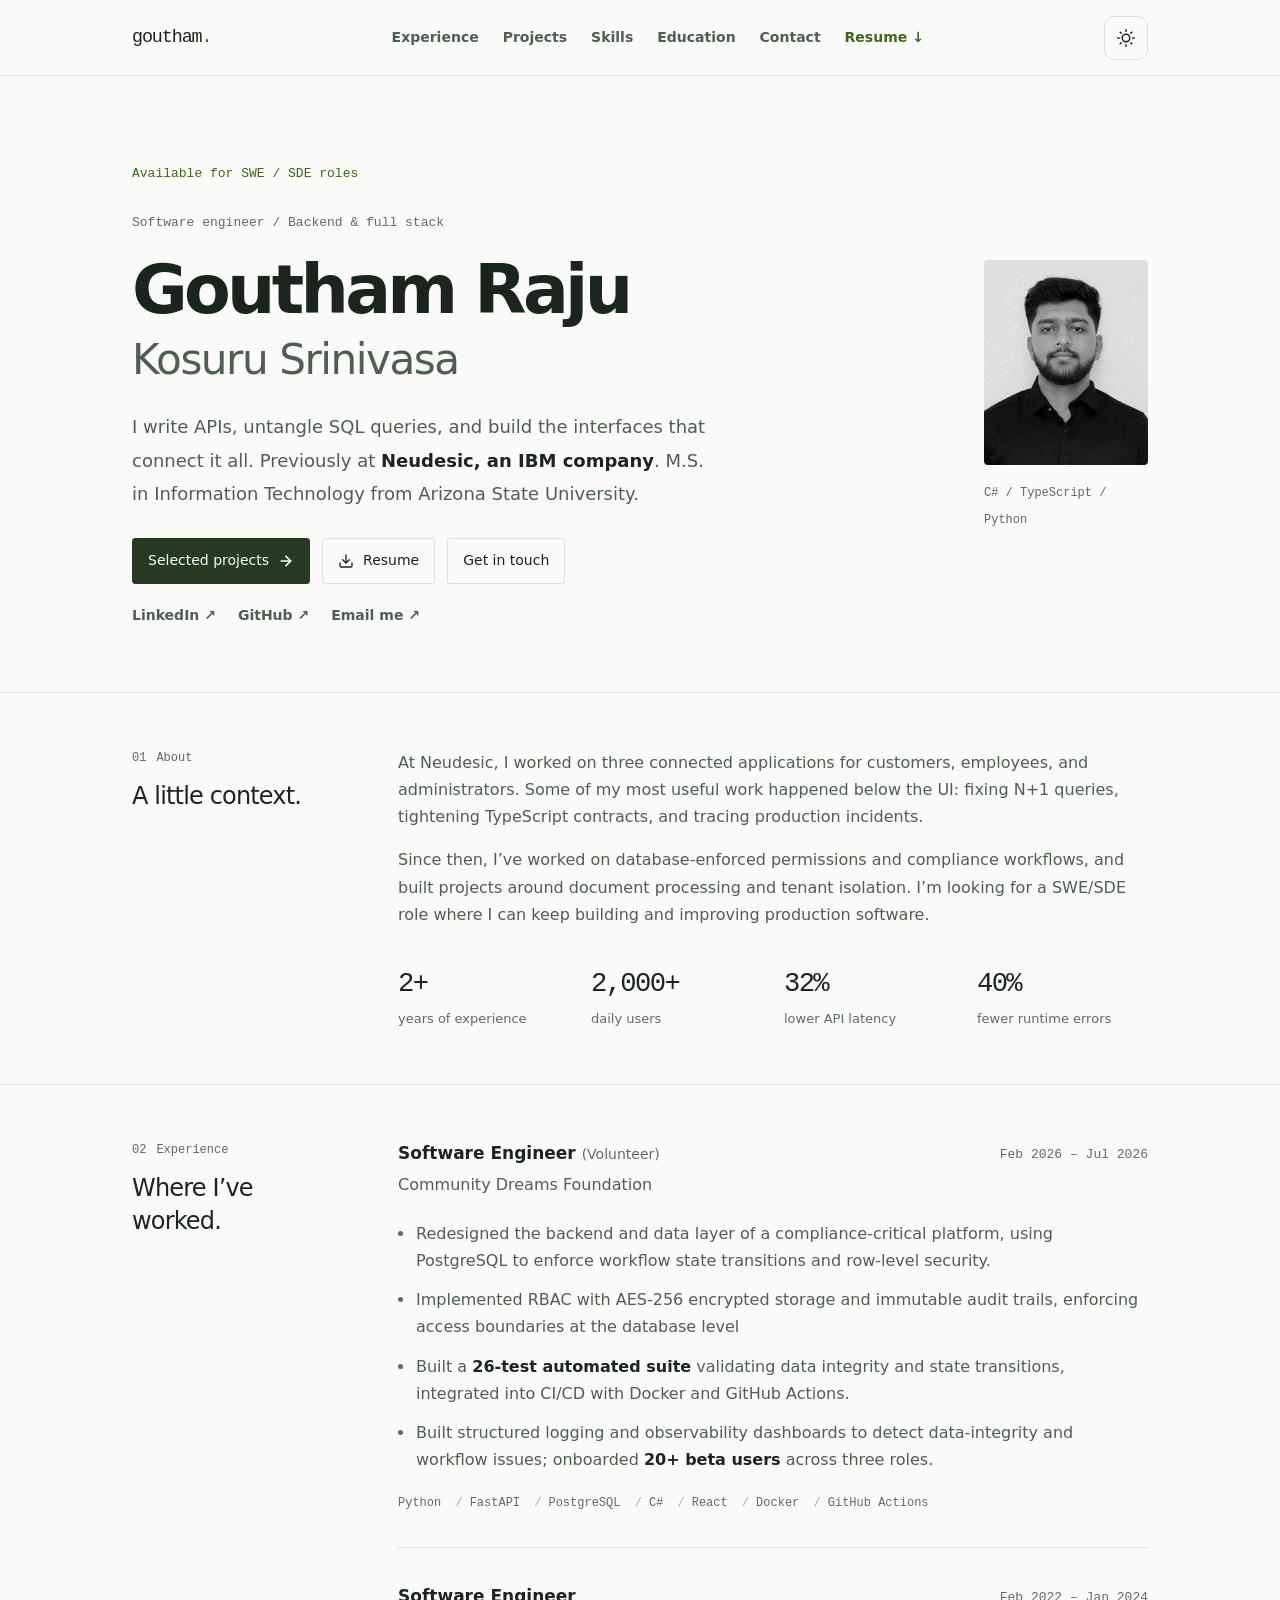
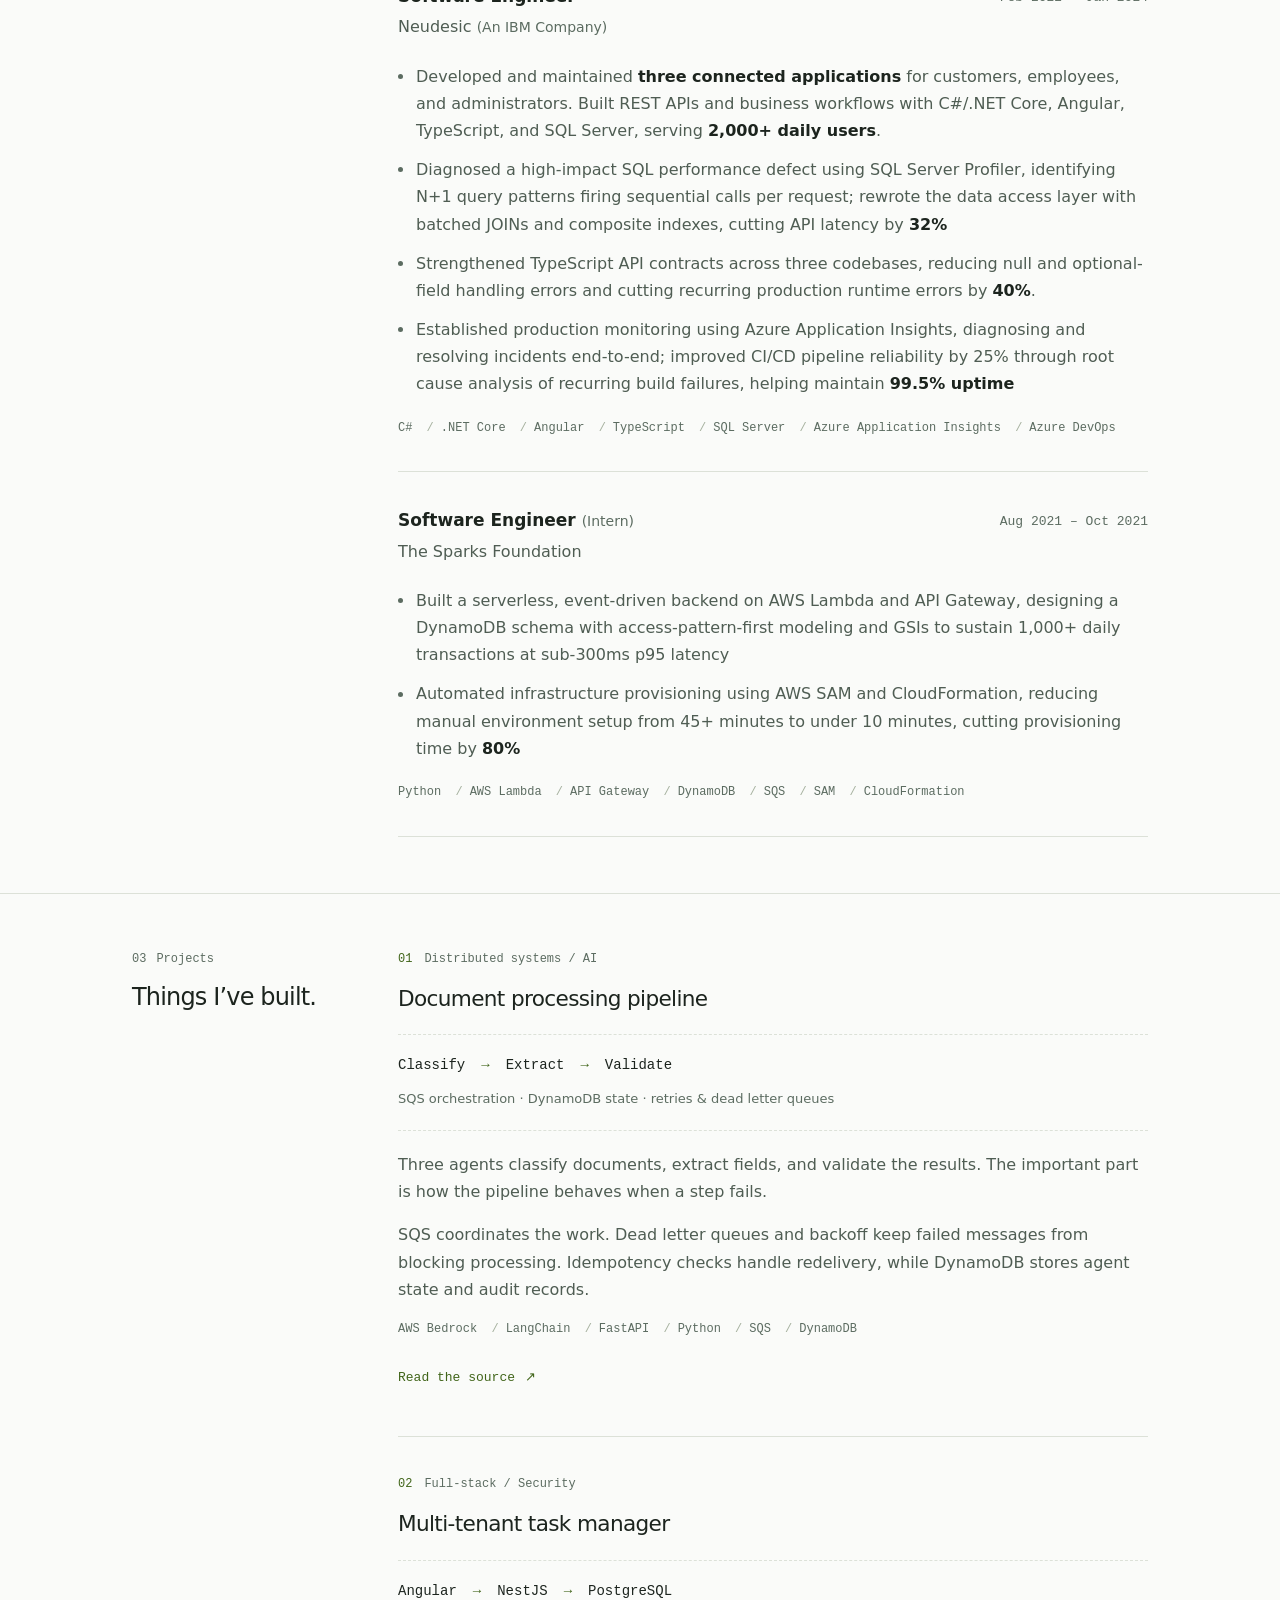
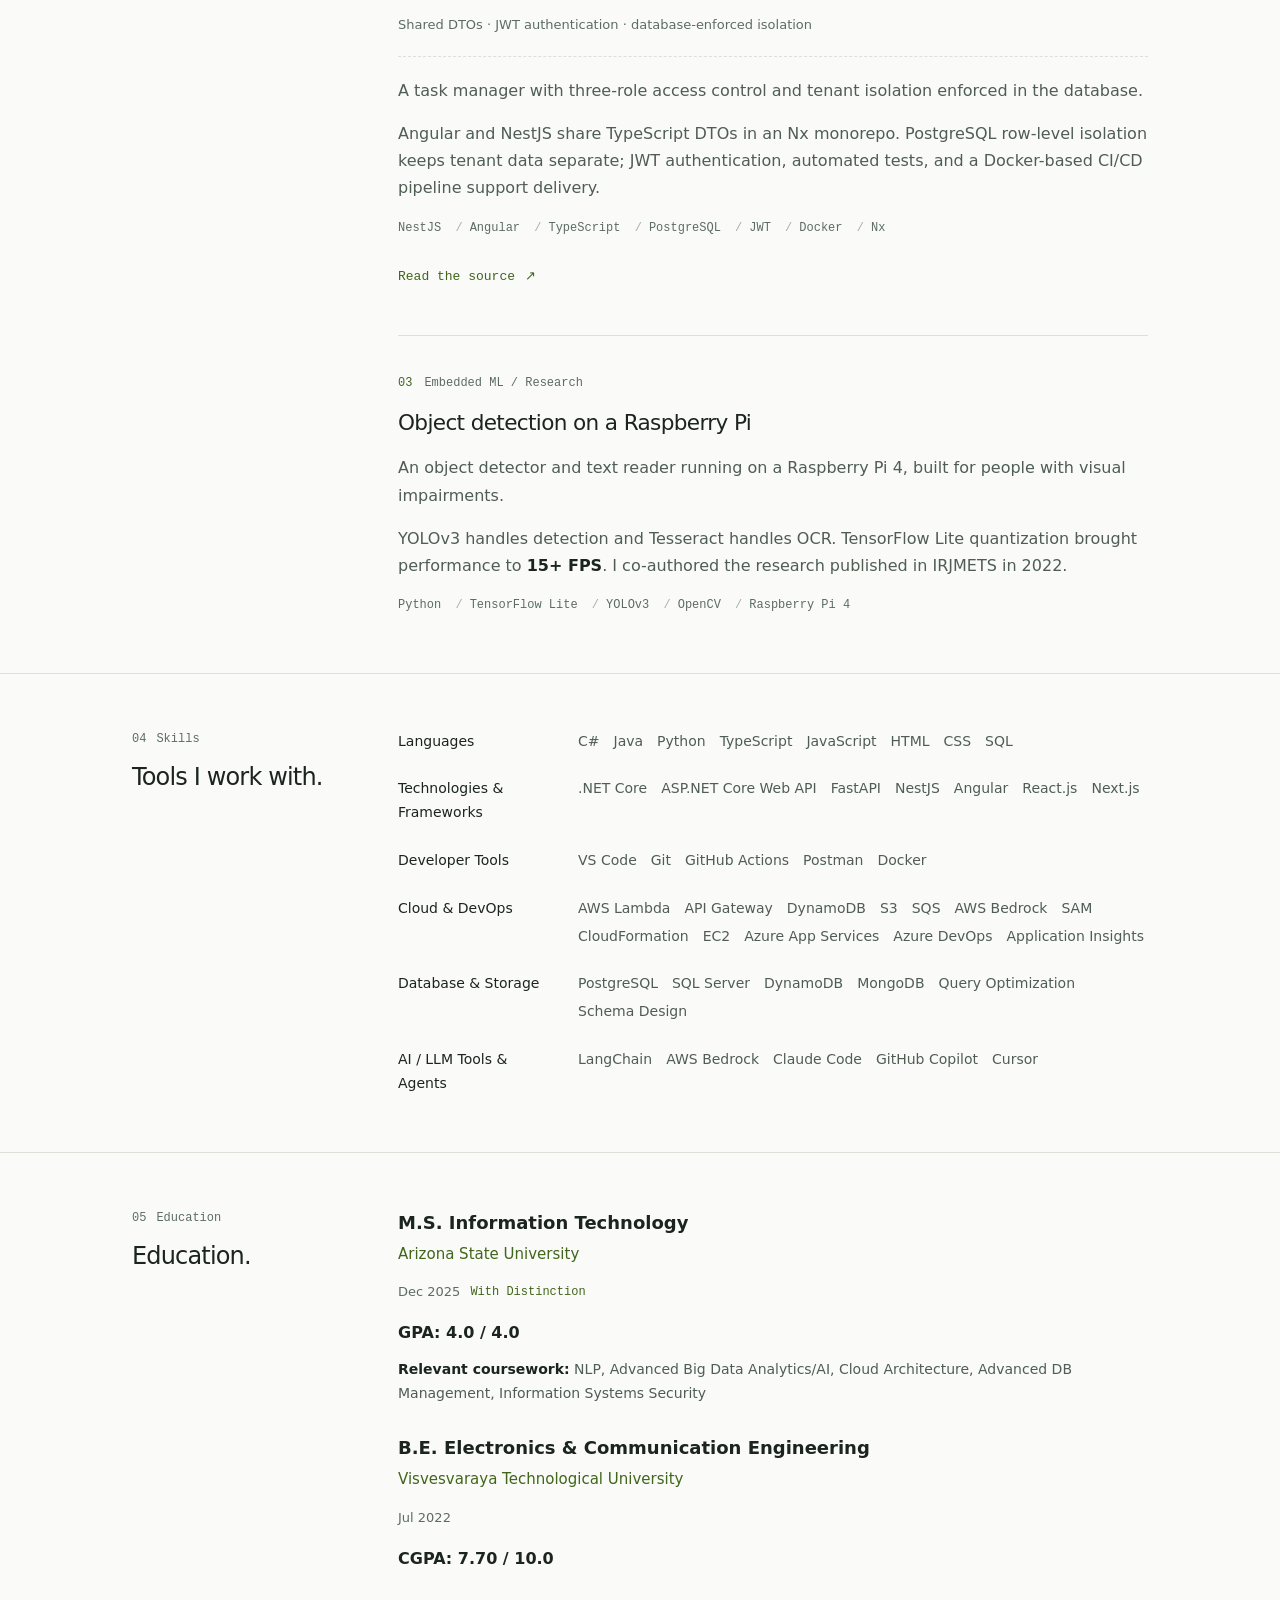
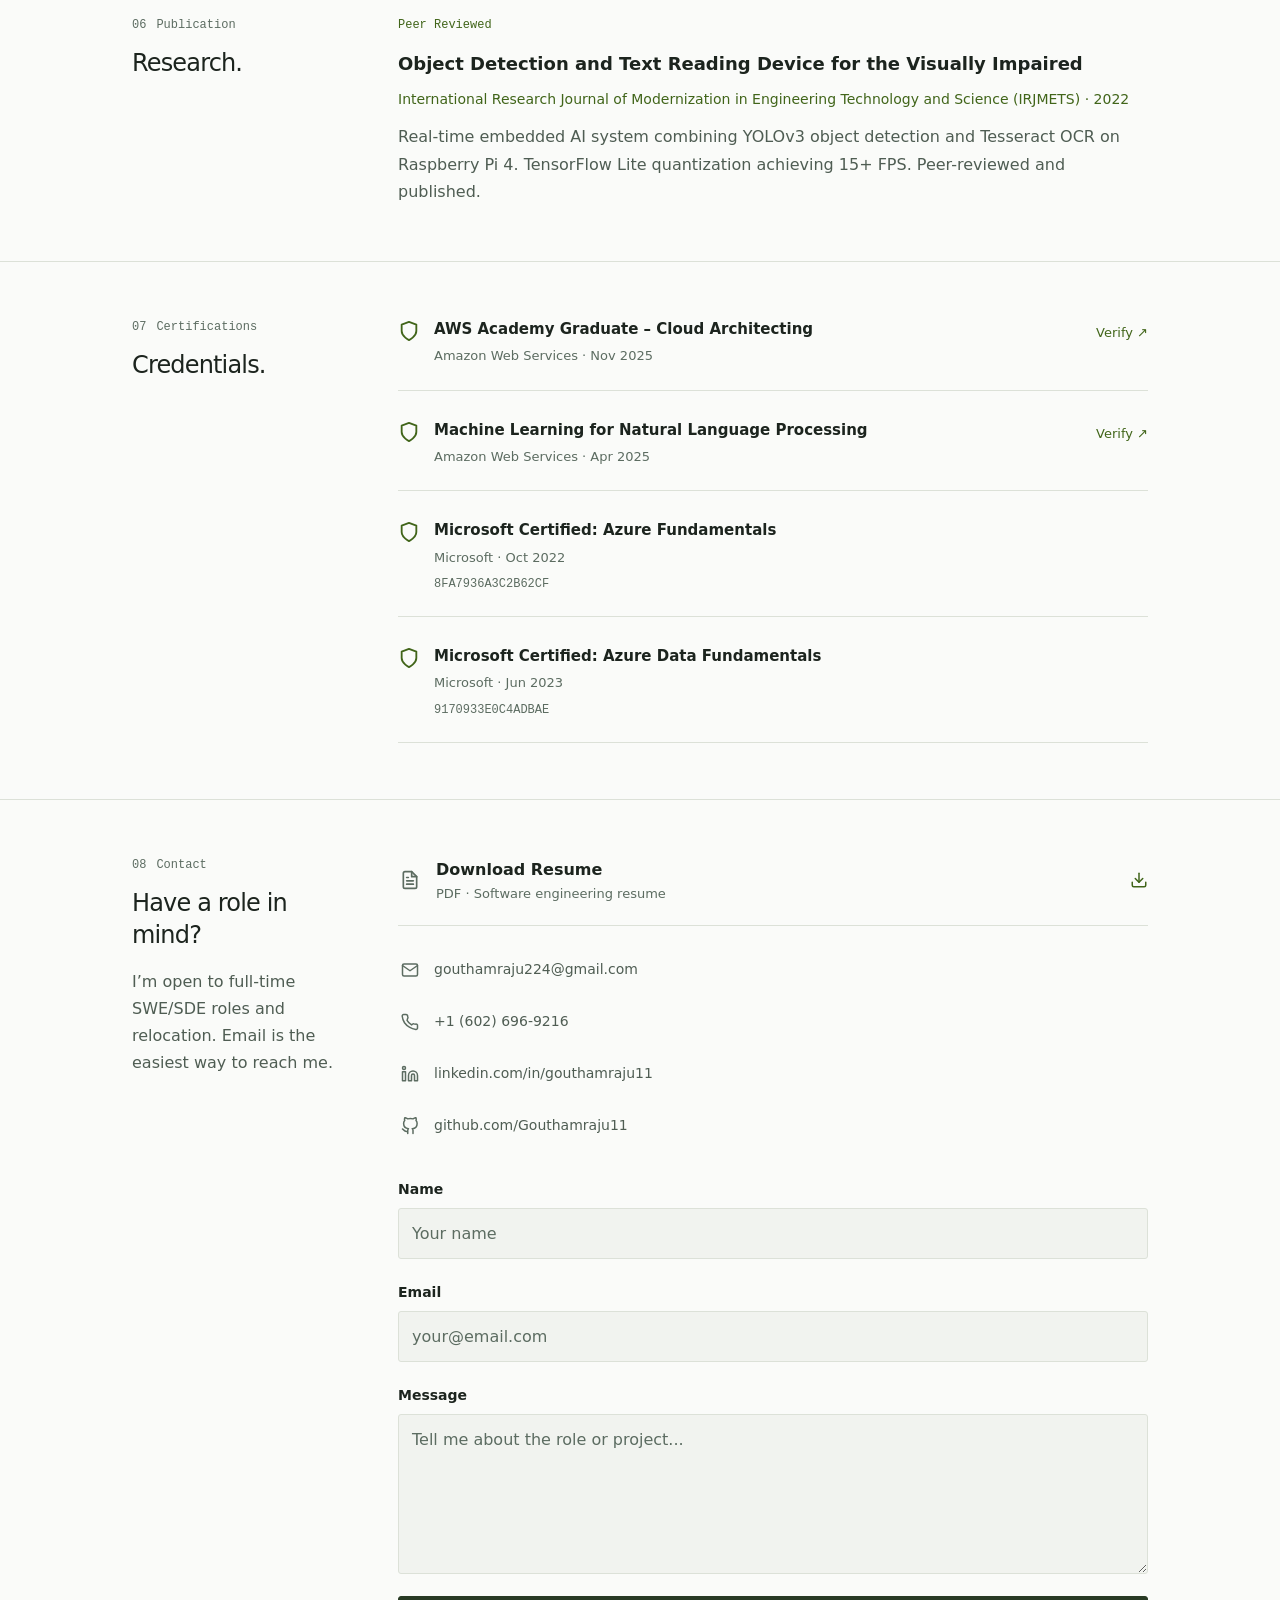
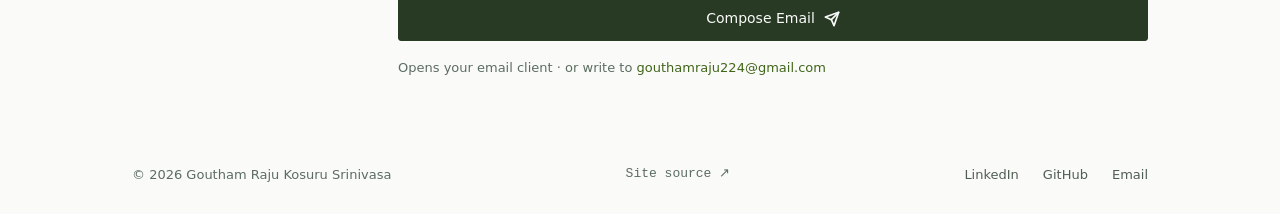
<file: index.html>
<!DOCTYPE html>
<html lang="en" data-theme="dark">
<head>
  <meta charset="UTF-8" />
  <meta name="viewport" content="width=device-width, initial-scale=1.0" />
  <meta http-equiv="X-UA-Compatible" content="IE=edge" />
  <meta http-equiv="Content-Security-Policy" content="default-src 'self'; style-src 'self' https://fonts.googleapis.com; font-src 'self' https://fonts.gstatic.com; img-src 'self' data: https:; script-src 'self'; connect-src 'self';" />

  <title>Goutham Raju Kosuru Srinivasa — Full-Stack Software Engineer</title>
  <meta name="title"       content="Goutham Raju Kosuru Srinivasa — Full-Stack Software Engineer" />
  <meta name="description" content="Full-Stack Software Engineer with 2+ years of production experience. Cloud-native APIs, AI pipelines, compliance platforms. Open to SWE/SDE roles." />
  <meta name="keywords"    content="software engineer, full-stack developer, TypeScript, React, .NET Core, AWS, Azure, Python, FastAPI" />
  <meta name="robots"      content="index, follow" />
  <meta name="author"      content="Goutham Raju Kosuru Srinivasa" />

  <link rel="canonical" href="https://gouthamraju11.github.io" />

  <meta property="og:type"        content="website" />
  <meta property="og:url"         content="https://gouthamraju11.github.io" />
  <meta property="og:title"       content="Goutham Raju Kosuru Srinivasa — Full-Stack Software Engineer" />
  <meta property="og:description" content="Full-Stack Software Engineer with 2+ years of production experience. Cloud-native APIs, AI pipelines, compliance platforms." />
  <meta property="og:image"       content="https://gouthamraju11.github.io/assets/images/og-image.png" />

  <meta name="twitter:card"        content="summary_large_image" />
  <meta name="twitter:url"         content="https://gouthamraju11.github.io" />
  <meta name="twitter:title"       content="Goutham Raju Kosuru Srinivasa — Full-Stack Software Engineer" />
  <meta name="twitter:description" content="Full-Stack Software Engineer with 2+ years of production experience." />
  <meta name="twitter:image"       content="https://gouthamraju11.github.io/assets/images/og-image.png" />

  <link rel="icon" type="image/svg+xml" href="./assets/icons/favicon.svg" />
  <link rel="manifest"                  href="./manifest.json" />

  <link rel="preconnect" href="https://fonts.googleapis.com" />
  <link rel="preconnect" href="https://fonts.gstatic.com" crossorigin />
  <link href="https://fonts.googleapis.com/css2?family=DM+Sans:wght@400;500;600;700&family=IBM+Plex+Mono:wght@400;500&display=swap" rel="stylesheet" />

  <link rel="stylesheet" href="./css/style.css" />
  <link rel="stylesheet" href="./css/animations.css" />

  <script type="application/ld+json">
  {
    "@context": "https://schema.org",
    "@type": "Person",
    "name": "Goutham Raju Kosuru Srinivasa",
    "jobTitle": "Full-Stack Software Engineer",
    "url": "https://gouthamraju11.github.io",
    "email": "gouthamraju224@gmail.com",
    "telephone": "+16026969216",
    "sameAs": [
      "https://linkedin.com/in/gouthamraju11",
      "https://github.com/Gouthamraju11"
    ],
    "alumniOf": [
      { "@type": "EducationalOrganization", "name": "Arizona State University" },
      { "@type": "EducationalOrganization", "name": "Visvesvaraya Technological University" }
    ],
    "knowsAbout": ["TypeScript","React","Angular","NestJS",".NET Core","AWS","Azure","Python","FastAPI","PostgreSQL","LangChain"]
  }
  </script>
</head>
<body>
  <a class="skip-link" href="#main">Skip to main content</a>

  <!-- ===== NAV ===== -->
  <header class="nav-header" id="nav-header" role="banner">
    <nav class="nav" aria-label="Main navigation">
      <div class="nav__container">
        <a href="#hero" class="nav__logo" aria-label="Goutham Raju — back to top"><span class="nav__logo-label">goutham<span class="nav__logo-dot">.</span></span></a>

        <ul class="nav__links" id="nav-links" role="list">
          <li><a href="#experience" class="nav__link">Experience</a></li>
          <li><a href="#projects" class="nav__link">Projects</a></li>
          <li><a href="#skills" class="nav__link">Skills</a></li>
          <li><a href="#education" class="nav__link">Education</a></li>
          <li><a href="#contact" class="nav__link">Contact</a></li>
          <li><a href="./assets/Goutham_Raju_Resume.pdf" class="nav__link" download>Resume ↓</a></li>
        </ul>

        <div class="nav__controls">
          <button class="theme-toggle" id="theme-toggle" aria-label="Toggle dark/light mode" aria-pressed="true">
            <svg class="icon icon--moon" xmlns="http://www.w3.org/2000/svg" width="18" height="18" viewBox="0 0 24 24" fill="none" stroke="currentColor" stroke-width="2" stroke-linecap="round" stroke-linejoin="round" aria-hidden="true"><path d="M21 12.79A9 9 0 1 1 11.21 3 7 7 0 0 0 21 12.79z"/></svg>
            <svg class="icon icon--sun"  xmlns="http://www.w3.org/2000/svg" width="18" height="18" viewBox="0 0 24 24" fill="none" stroke="currentColor" stroke-width="2" stroke-linecap="round" stroke-linejoin="round" aria-hidden="true"><circle cx="12" cy="12" r="5"/><line x1="12" y1="1" x2="12" y2="3"/><line x1="12" y1="21" x2="12" y2="23"/><line x1="4.22" y1="4.22" x2="5.64" y2="5.64"/><line x1="18.36" y1="18.36" x2="19.78" y2="19.78"/><line x1="1" y1="12" x2="3" y2="12"/><line x1="21" y1="12" x2="23" y2="12"/><line x1="4.22" y1="19.78" x2="5.64" y2="18.36"/><line x1="18.36" y1="5.64" x2="19.78" y2="4.22"/></svg>
          </button>
          <button class="nav__hamburger" id="nav-hamburger" aria-label="Open navigation menu" aria-expanded="false" aria-controls="nav-links">
            <span class="nav__bar" aria-hidden="true"></span>
            <span class="nav__bar" aria-hidden="true"></span>
            <span class="nav__bar" aria-hidden="true"></span>
          </button>
        </div>
      </div>
    </nav>
  </header>

  <main id="main">

    <!-- ===== HERO ===== -->
    <section class="hero" id="hero" aria-label="Introduction">
      <div class="hero__rule" aria-hidden="true"></div>

      <div class="container">
        <div class="hero__inner">
        <div class="hero__content">
          <!-- Available badge -->
          <div class="hero__available hero__item" aria-label="Availability status">

            Available for SWE / SDE roles
          </div>

          <p class="hero__role hero__item">Software engineer / Backend &amp; full stack</p>
          <h1 class="hero__name hero__item">
            <span class="hero__name-line">Goutham Raju</span>
            <span class="hero__name-line hero__name-line--gradient">Kosuru Srinivasa</span>
          </h1>

          <p class="hero__tagline hero__item">
            I write APIs, untangle SQL queries, and build the interfaces that connect it all. Previously at <span class="hero__accent">Neudesic, an IBM company</span>. M.S. in Information Technology from Arizona State University.
          </p>

          <div class="hero__actions hero__item">
            <a href="#projects" class="btn btn--primary">
              Selected projects
              <svg xmlns="http://www.w3.org/2000/svg" width="16" height="16" viewBox="0 0 24 24" fill="none" stroke="currentColor" stroke-width="2.5" stroke-linecap="round" stroke-linejoin="round" aria-hidden="true"><line x1="5" y1="12" x2="19" y2="12"/><polyline points="12 5 19 12 12 19"/></svg>
            </a>
            <a href="./assets/Goutham_Raju_Resume.pdf" class="btn btn--ghost" download="Goutham_Raju_Resume.pdf" aria-label="Download resume PDF">
              <svg xmlns="http://www.w3.org/2000/svg" width="16" height="16" viewBox="0 0 24 24" fill="none" stroke="currentColor" stroke-width="2" stroke-linecap="round" stroke-linejoin="round" aria-hidden="true"><path d="M21 15v4a2 2 0 0 1-2 2H5a2 2 0 0 1-2-2v-4"/><polyline points="7 10 12 15 17 10"/><line x1="12" y1="15" x2="12" y2="3"/></svg>
              Resume
            </a>
            <a href="#contact" class="btn btn--ghost">Get in touch</a>
          </div>

          <div class="hero__profiles"><a href="https://www.linkedin.com/in/gouthamraju11/" target="_blank" rel="noopener noreferrer">LinkedIn ↗</a><a href="https://github.com/Gouthamraju11" target="_blank" rel="noopener noreferrer">GitHub ↗</a><a href="mailto:gouthamraju224@gmail.com">Email me ↗</a></div>
        </div><!-- end hero__content -->

        <!-- Profile photo -->
        <div class="hero__photo-col">
          <div class="hero__photo-frame">
            <div class="hero__photo-inner">
              <img
                src="./assets/images/profile.jpg"
                alt="Goutham Raju Kosuru Srinivasa — Full-Stack Software Engineer"
                class="hero__photo"
                width="600" height="600"
                loading="eager"
              />
            </div>
            <div class="hero__photo-caption"><span>C# / TypeScript / Python</span></div>
          </div>
        </div>

        </div><!-- end hero__inner -->
      </div>

      <!-- Scroll indicator -->
      <div class="hero__scroll" aria-hidden="true">
        <span class="hero__scroll-label">Scroll</span>
        <div class="hero__scroll-bar"></div>
      </div>
    </section>

    <!-- ===== ABOUT ===== -->
    <section class="section section--alt" id="about" aria-label="About me">
      <div class="container">
        <div class="section__header reveal">
          <span class="section__label"><span class="section__label__num" aria-hidden="true">01</span>About</span>
          <h2 class="section__title">A little context.</h2>
        </div>
        <div class="about__layout">
          <div class="about__text reveal">
            <p>At Neudesic, I worked on three connected applications for customers, employees, and administrators. Some of my most useful work happened below the UI: fixing N+1 queries, tightening TypeScript contracts, and tracing production incidents.</p>
            <p>Since then, I’ve worked on database-enforced permissions and compliance workflows, and built projects around document processing and tenant isolation. I’m looking for a SWE/SDE role where I can keep building and improving production software.</p>
          </div>
          <div class="about__stats" aria-label="Experience and measured results at Neudesic">
            <div class="stat reveal">
              <span class="stat__value">2+</span>
              <span class="stat__label">years of experience</span>
            </div>
            <div class="stat reveal">
              <span class="stat__value">2,000+</span>
              <span class="stat__label">daily users</span>
            </div>
            <div class="stat reveal">
              <span class="stat__value">32%</span>
              <span class="stat__label">lower API latency</span>
            </div>
            <div class="stat reveal">
              <span class="stat__value">40%</span>
              <span class="stat__label">fewer runtime errors</span>
            </div>
          </div>
        </div>
      </div>
    </section>

    <!-- ===== EXPERIENCE ===== -->
    <section class="section" id="experience" aria-label="Work experience">
      <div class="container">
        <div class="section__header reveal">
          <span class="section__label"><span class="section__label__num" aria-hidden="true">02</span>Experience</span>
          <h2 class="section__title">Where I’ve worked.</h2>
        </div>
        <div class="timeline">

          <article class="timeline__item reveal" aria-label="Community Dreams Foundation">
            <div class="timeline__connector" aria-hidden="true">
              <div class="timeline__dot"></div>
              <div class="timeline__line"></div>
            </div>
            <div class="timeline__body">
              <div class="timeline__header">
                <div>
                  <h3 class="timeline__role">Software Engineer <span class="timeline__role-note">(Volunteer)</span></h3>
                  <p class="timeline__company">Community Dreams Foundation</p>
                </div>
                <span class="timeline__period">
                  Feb 2026 – Jul 2026
                </span>
              </div>
              <ul class="timeline__bullets">
                <li>Redesigned the backend and data layer of a compliance-critical platform, using PostgreSQL to enforce workflow state transitions and row-level security.</li>
                <li>Implemented RBAC with AES-256 encrypted storage and immutable audit trails, enforcing access boundaries at the database level</li>
                <li>Built a <strong>26-test automated suite</strong> validating data integrity and state transitions, integrated into CI/CD with Docker and GitHub Actions.</li>
                <li>Built structured logging and observability dashboards to detect data-integrity and workflow issues; onboarded <strong>20+ beta users</strong> across three roles.</li>
              </ul>
              <div class="stack-row">
                <span class="stack-tag">Python</span><span class="stack-tag">FastAPI</span>
                <span class="stack-tag">PostgreSQL</span><span class="stack-tag">C#</span>
                <span class="stack-tag">React</span><span class="stack-tag">Docker</span>
                <span class="stack-tag">GitHub Actions</span>
              </div>
            </div>
          </article>

          <article class="timeline__item reveal" aria-label="Neudesic IBM">
            <div class="timeline__connector" aria-hidden="true">
              <div class="timeline__dot"></div>
              <div class="timeline__line"></div>
            </div>
            <div class="timeline__body">
              <div class="timeline__header">
                <div>
                  <h3 class="timeline__role">Software Engineer</h3>
                  <p class="timeline__company">Neudesic <span class="timeline__company-note">(An IBM Company)</span></p>
                </div>
                <span class="timeline__period">Feb 2022 – Jan 2024</span>
              </div>
              <ul class="timeline__bullets">
                <li>Developed and maintained <strong>three connected applications</strong> for customers, employees, and administrators. Built REST APIs and business workflows with C#/.NET Core, Angular, TypeScript, and SQL Server, serving <strong>2,000+ daily users</strong>.</li>
                <li>Diagnosed a high-impact SQL performance defect using SQL Server Profiler, identifying N+1 query patterns firing sequential calls per request; rewrote the data access layer with batched JOINs and composite indexes, cutting API latency by <strong>32%</strong></li>
                <li>Strengthened TypeScript API contracts across three codebases, reducing null and optional-field handling errors and cutting recurring production runtime errors by <strong>40%</strong>.</li>
                <li>Established production monitoring using Azure Application Insights, diagnosing and resolving incidents end-to-end; improved CI/CD pipeline reliability by 25% through root cause analysis of recurring build failures, helping maintain <strong>99.5% uptime</strong></li>
              </ul>
              <div class="stack-row">
                <span class="stack-tag">C#</span><span class="stack-tag">.NET Core</span>
                <span class="stack-tag">Angular</span><span class="stack-tag">TypeScript</span>
                <span class="stack-tag">SQL Server</span><span class="stack-tag">Azure Application Insights</span>
                <span class="stack-tag">Azure DevOps</span>
              </div>
            </div>
          </article>

          <article class="timeline__item timeline__item--last reveal" aria-label="The Sparks Foundation">
            <div class="timeline__connector" aria-hidden="true">
              <div class="timeline__dot"></div>
            </div>
            <div class="timeline__body">
              <div class="timeline__header">
                <div>
                  <h3 class="timeline__role">Software Engineer <span class="timeline__role-note">(Intern)</span></h3>
                  <p class="timeline__company">The Sparks Foundation</p>
                </div>
                <span class="timeline__period">Aug 2021 – Oct 2021</span>
              </div>
              <ul class="timeline__bullets">
                <li>Built a serverless, event-driven backend on AWS Lambda and API Gateway, designing a DynamoDB schema with access-pattern-first modeling and GSIs to sustain 1,000+ daily transactions at sub-300ms p95 latency</li>
                <li>Automated infrastructure provisioning using AWS SAM and CloudFormation, reducing manual environment setup from 45+ minutes to under 10 minutes, cutting provisioning time by <strong>80%</strong></li>
              </ul>
              <div class="stack-row">
                <span class="stack-tag">Python</span><span class="stack-tag">AWS Lambda</span>
                <span class="stack-tag">API Gateway</span><span class="stack-tag">DynamoDB</span>
                <span class="stack-tag">SQS</span><span class="stack-tag">SAM</span>
                <span class="stack-tag">CloudFormation</span>
              </div>
            </div>
          </article>

        </div>
      </div>
    </section>

    <!-- ===== PROJECTS ===== -->
    <section class="section section--alt" id="projects" aria-label="Featured projects">
      <div class="container">
        <div class="section__header reveal">
          <span class="section__label"><span class="section__label__num" aria-hidden="true">03</span>Projects</span>
          <h2 class="section__title">Things I’ve built.</h2>
        </div>
        <div class="projects__grid">
          <article class="project-card reveal" aria-label="Multi-Agent AI Document Processing Pipeline">
            <div class="project-card__top">
              <div class="project-card__number" aria-hidden="true">01</div><span class="project-card__category">Distributed systems / AI</span>
            </div>
            <h3 class="project-card__title">Document processing pipeline</h3>
            <figure class="project-flow" aria-label="Classify → Extract → Validate"><div class="project-flow__nodes"><span>Classify</span><span class="project-flow__arrow" aria-hidden="true">→</span><span>Extract</span><span class="project-flow__arrow" aria-hidden="true">→</span><span>Validate</span></div><figcaption>SQS orchestration · DynamoDB state · retries &amp; dead letter queues</figcaption></figure>
            <p class="project-card__desc">Three agents classify documents, extract fields, and validate the results. The important part is how the pipeline behaves when a step fails.</p>
            <p class="project-card__desc">SQS coordinates the work. Dead letter queues and backoff keep failed messages from blocking processing. Idempotency checks handle redelivery, while DynamoDB stores agent state and audit records.</p>
            <div class="stack-row">
              <span class="stack-tag">AWS Bedrock</span><span class="stack-tag">LangChain</span>
              <span class="stack-tag">FastAPI</span><span class="stack-tag">Python</span>
              <span class="stack-tag">SQS</span><span class="stack-tag">DynamoDB</span>
            </div>
          <a class="project-source" href="https://github.com/Gouthamraju11/MultiAgent-AI-DocPipeline" target="_blank" rel="noopener noreferrer">Read the source <span aria-hidden="true">↗</span><span class="sr-only"> for Document processing pipeline</span></a>
          </article>

          <article class="project-card reveal" aria-label="Secure Task Management System">
            <div class="project-card__top">
              <div class="project-card__number" aria-hidden="true">02</div><span class="project-card__category">Full-stack / Security</span>
            </div>
            <h3 class="project-card__title">Multi-tenant task manager</h3>
            <figure class="project-flow" aria-label="Angular → NestJS → PostgreSQL"><div class="project-flow__nodes"><span>Angular</span><span class="project-flow__arrow" aria-hidden="true">→</span><span>NestJS</span><span class="project-flow__arrow" aria-hidden="true">→</span><span>PostgreSQL</span></div><figcaption>Shared DTOs · JWT authentication · database-enforced isolation</figcaption></figure>
            <p class="project-card__desc">A task manager with three-role access control and tenant isolation enforced in the database.</p>
            <p class="project-card__desc">Angular and NestJS share TypeScript DTOs in an Nx monorepo. PostgreSQL row-level isolation keeps tenant data separate; JWT authentication, automated tests, and a Docker-based CI/CD pipeline support delivery.</p>
            <div class="stack-row">
              <span class="stack-tag">NestJS</span><span class="stack-tag">Angular</span>
              <span class="stack-tag">TypeScript</span><span class="stack-tag">PostgreSQL</span>
              <span class="stack-tag">JWT</span><span class="stack-tag">Docker</span>
              <span class="stack-tag">Nx</span>
            </div>
          <a class="project-source" href="https://github.com/Gouthamraju11/Secure-Task-Management-System" target="_blank" rel="noopener noreferrer">Read the source <span aria-hidden="true">↗</span><span class="sr-only"> for Multi-tenant task manager</span></a>
          </article>

          <article class="project-card project-card--featured reveal" aria-label="Object Detector for Visually Impaired">
            <div class="project-card__top">
              <div class="project-card__number" aria-hidden="true">03</div><span class="project-card__category">Embedded ML / Research</span>
            </div>
            <h3 class="project-card__title">Object detection on a Raspberry Pi</h3>
            <p class="project-card__desc">An object detector and text reader running on a Raspberry Pi 4, built for people with visual impairments.</p>
            <p class="project-card__desc">YOLOv3 handles detection and Tesseract handles OCR. TensorFlow Lite quantization brought performance to <strong>15+ FPS</strong>. I co-authored the research published in IRJMETS in 2022.</p>
            <div class="stack-row">
              <span class="stack-tag">Python</span><span class="stack-tag">TensorFlow Lite</span>
              <span class="stack-tag">YOLOv3</span><span class="stack-tag">OpenCV</span>
              <span class="stack-tag">Raspberry Pi 4</span>
            </div>
          </article>
        </div>
      </div>
    </section>

    <!-- ===== SKILLS ===== -->
    <section class="section section--alt" id="skills" aria-label="Technical skills">
      <div class="container">
        <div class="section__header reveal">
          <span class="section__label"><span class="section__label__num" aria-hidden="true">04</span>Skills</span>
          <h2 class="section__title">Tools I work with.</h2>
        </div>
        <div class="skills__grid">

          <div class="skill-category reveal">
            <h3 class="skill-category__title">
              <span class="skill-category__dot" aria-hidden="true"></span>
              Languages
            </h3>
            <ul class="skill-tags" role="list">
              <li class="skill-tag">C#</li><li class="skill-tag">Java</li>
              <li class="skill-tag">Python</li><li class="skill-tag">TypeScript</li>
              <li class="skill-tag">JavaScript</li><li class="skill-tag">HTML</li>
              <li class="skill-tag">CSS</li><li class="skill-tag">SQL</li>
            </ul>
          </div>

          <div class="skill-category reveal">
            <h3 class="skill-category__title">
              <span class="skill-category__dot" aria-hidden="true"></span>
              Technologies &amp; Frameworks
            </h3>
            <ul class="skill-tags" role="list">
              <li class="skill-tag">.NET Core</li><li class="skill-tag">ASP.NET Core Web API</li>
              <li class="skill-tag">FastAPI</li><li class="skill-tag">NestJS</li>
              <li class="skill-tag">Angular</li><li class="skill-tag">React.js</li>
              <li class="skill-tag">Next.js</li>
            </ul>
          </div>

          <div class="skill-category reveal">
            <h3 class="skill-category__title">
              <span class="skill-category__dot" aria-hidden="true"></span>
              Developer Tools
            </h3>
            <ul class="skill-tags" role="list">
              <li class="skill-tag">VS Code</li><li class="skill-tag">Git</li>
              <li class="skill-tag">GitHub Actions</li><li class="skill-tag">Postman</li>
              <li class="skill-tag">Docker</li>
            </ul>
          </div>

          <div class="skill-category reveal">
            <h3 class="skill-category__title">
              <span class="skill-category__dot" aria-hidden="true"></span>
              Cloud &amp; DevOps
            </h3>
            <ul class="skill-tags" role="list">
              <li class="skill-tag">AWS Lambda</li><li class="skill-tag">API Gateway</li>
              <li class="skill-tag">DynamoDB</li><li class="skill-tag">S3</li>
              <li class="skill-tag">SQS</li><li class="skill-tag">AWS Bedrock</li>
              <li class="skill-tag">SAM</li><li class="skill-tag">CloudFormation</li>
              <li class="skill-tag">EC2</li><li class="skill-tag">Azure App Services</li>
              <li class="skill-tag">Azure DevOps</li><li class="skill-tag">Application Insights</li>
            </ul>
          </div>

          <div class="skill-category reveal">
            <h3 class="skill-category__title">
              <span class="skill-category__dot" aria-hidden="true"></span>
              Database &amp; Storage
            </h3>
            <ul class="skill-tags" role="list">
              <li class="skill-tag">PostgreSQL</li><li class="skill-tag">SQL Server</li>
              <li class="skill-tag">DynamoDB</li><li class="skill-tag">MongoDB</li>
              <li class="skill-tag">Query Optimization</li><li class="skill-tag">Schema Design</li>
            </ul>
          </div>

          <div class="skill-category reveal">
            <h3 class="skill-category__title">
              <span class="skill-category__dot skill-category__dot--green" aria-hidden="true"></span>
              AI / LLM Tools &amp; Agents
            </h3>
            <ul class="skill-tags" role="list">
              <li class="skill-tag skill-tag--green">LangChain</li>
              <li class="skill-tag skill-tag--green">AWS Bedrock</li>
              <li class="skill-tag skill-tag--green">Claude Code</li>
              <li class="skill-tag skill-tag--green">GitHub Copilot</li>
              <li class="skill-tag skill-tag--green">Cursor</li>
            </ul>
          </div>

        </div>
      </div>
    </section>

    <!-- ===== EDUCATION ===== -->
    <section class="section section--alt" id="education" aria-label="Education">
      <div class="container">
        <div class="section__header reveal">
          <span class="section__label"><span class="section__label__num" aria-hidden="true">05</span>Education</span>
          <h2 class="section__title">Education.</h2>
        </div>
        <div class="edu__grid">

          <article class="edu-card reveal">
            <div class="edu-card__header">
              <div>
                <h3 class="edu-card__degree">M.S. Information Technology</h3>
                <p class="edu-card__school">Arizona State University</p>
              </div>
              <div class="edu-card__right">
                <span class="edu-card__date">Dec 2025</span>
                <span class="badge badge--distinction">With Distinction</span>
              </div>
            </div>
            <p class="edu-card__gpa">GPA: 4.0 / 4.0</p>
            <p class="edu-card__courses"><strong>Relevant coursework:</strong> NLP, Advanced Big Data Analytics/AI, Cloud Architecture, Advanced DB Management, Information Systems Security</p>
          </article>

          <article class="edu-card reveal">
            <div class="edu-card__header">
              <div>
                <h3 class="edu-card__degree">B.E. Electronics &amp; Communication Engineering</h3>
                <p class="edu-card__school">Visvesvaraya Technological University</p>
              </div>
              <div class="edu-card__right">
                <span class="edu-card__date">Jul 2022</span>
              </div>
            </div>
            <p class="edu-card__gpa">CGPA: 7.70 / 10.0</p>
          </article>

        </div>

        <div class="section__header section__header--sub reveal">
          <span class="section__label"><span class="section__label__num" aria-hidden="true">06</span>Publication</span>
          <h2 class="section__title" id="publication">Research.</h2>
        </div>
        <article class="pub-card reveal" aria-label="Published research paper">
          <div class="pub-card__badges">
            <span class="badge badge--research">Peer Reviewed</span>
          </div>
          <h3 class="pub-card__title">Object Detection and Text Reading Device for the Visually Impaired</h3>
          <p class="pub-card__journal">International Research Journal of Modernization in Engineering Technology and Science (IRJMETS) · 2022</p>
          <p class="pub-card__desc">Real-time embedded AI system combining YOLOv3 object detection and Tesseract OCR on Raspberry Pi 4. TensorFlow Lite quantization achieving 15+ FPS. Peer-reviewed and published.</p>
        </article>
      </div>
    </section>

    <!-- ===== CERTIFICATIONS ===== -->
    <section class="section" id="certifications" aria-label="Professional certifications">
      <div class="container">
        <div class="section__header reveal">
          <span class="section__label"><span class="section__label__num" aria-hidden="true">07</span>Certifications</span>
          <h2 class="section__title">Credentials.</h2>
        </div>
        <div class="certs__grid">

          <article class="cert-card reveal">
            <div class="cert-card__icon" aria-hidden="true">
              <svg xmlns="http://www.w3.org/2000/svg" width="22" height="22" viewBox="0 0 24 24" fill="none" stroke="currentColor" stroke-width="2" stroke-linecap="round" stroke-linejoin="round"><path d="M12 22s8-4 8-10V5l-8-3-8 3v7c0 6 8 10 8 10z"/></svg>
            </div>
            <div class="cert-card__body">
              <h3 class="cert-card__title">AWS Academy Graduate – Cloud Architecting</h3>
              <p class="cert-card__issuer">Amazon Web Services · Nov 2025</p>
            </div>
            <a href="https://www.credly.com/badges/32c58910-9cdd-40d0-a922-337899c97b8c/linked_in_profile" class="cert-card__verify" target="_blank" rel="noopener noreferrer" aria-label="Verify AWS Cloud Architecting certification">Verify ↗</a>
          </article>

          <article class="cert-card reveal">
            <div class="cert-card__icon" aria-hidden="true">
              <svg xmlns="http://www.w3.org/2000/svg" width="22" height="22" viewBox="0 0 24 24" fill="none" stroke="currentColor" stroke-width="2" stroke-linecap="round" stroke-linejoin="round"><path d="M12 22s8-4 8-10V5l-8-3-8 3v7c0 6 8 10 8 10z"/></svg>
            </div>
            <div class="cert-card__body">
              <h3 class="cert-card__title">Machine Learning for Natural Language Processing</h3>
              <p class="cert-card__issuer">Amazon Web Services · Apr 2025</p>
            </div>
            <a href="https://www.credly.com/go/PNiCGW6B" class="cert-card__verify" target="_blank" rel="noopener noreferrer" aria-label="Verify ML for NLP certification">Verify ↗</a>
          </article>

          <article class="cert-card reveal">
            <div class="cert-card__icon cert-card__icon--azure" aria-hidden="true">
              <svg xmlns="http://www.w3.org/2000/svg" width="22" height="22" viewBox="0 0 24 24" fill="none" stroke="currentColor" stroke-width="2" stroke-linecap="round" stroke-linejoin="round"><path d="M12 22s8-4 8-10V5l-8-3-8 3v7c0 6 8 10 8 10z"/></svg>
            </div>
            <div class="cert-card__body">
              <h3 class="cert-card__title">Microsoft Certified: Azure Fundamentals</h3>
              <p class="cert-card__issuer">Microsoft · Oct 2022</p>
              <p class="cert-card__credential">8FA7936A3C2B62CF</p>
            </div>
          </article>

          <article class="cert-card reveal">
            <div class="cert-card__icon cert-card__icon--azure" aria-hidden="true">
              <svg xmlns="http://www.w3.org/2000/svg" width="22" height="22" viewBox="0 0 24 24" fill="none" stroke="currentColor" stroke-width="2" stroke-linecap="round" stroke-linejoin="round"><path d="M12 22s8-4 8-10V5l-8-3-8 3v7c0 6 8 10 8 10z"/></svg>
            </div>
            <div class="cert-card__body">
              <h3 class="cert-card__title">Microsoft Certified: Azure Data Fundamentals</h3>
              <p class="cert-card__issuer">Microsoft · Jun 2023</p>
              <p class="cert-card__credential">9170933E0C4ADBAE</p>
            </div>
          </article>

        </div>
      </div>
    </section>

    <!-- ===== CONTACT ===== -->
    <section class="section" id="contact" aria-label="Contact">
      <div class="container">
        <div class="section__header reveal">
          <span class="section__label"><span class="section__label__num" aria-hidden="true">08</span>Contact</span>
          <h2 class="section__title">Have a role in mind?</h2>
          <p class="section__subtitle">I’m open to full-time SWE/SDE roles and relocation. Email is the easiest way to reach me.</p>
        </div>
        <div class="contact__layout">

          <div class="contact__info reveal">
            <!-- Resume download card -->
            <a href="./assets/Goutham_Raju_Resume.pdf" class="resume-card" download="Goutham_Raju_Resume.pdf" aria-label="Download resume PDF">
              <div class="resume-card__icon" aria-hidden="true">
                <svg xmlns="http://www.w3.org/2000/svg" width="20" height="20" viewBox="0 0 24 24" fill="none" stroke="currentColor" stroke-width="2" stroke-linecap="round" stroke-linejoin="round"><path d="M14 2H6a2 2 0 0 0-2 2v16a2 2 0 0 0 2 2h12a2 2 0 0 0 2-2V8z"/><polyline points="14 2 14 8 20 8"/><line x1="16" y1="13" x2="8" y2="13"/><line x1="16" y1="17" x2="8" y2="17"/><polyline points="10 9 9 9 8 9"/></svg>
              </div>
              <div class="resume-card__body">
                <p class="resume-card__title">Download Resume</p>
                <p class="resume-card__meta">PDF · Software engineering resume</p>
              </div>
              <svg class="resume-card__arrow" xmlns="http://www.w3.org/2000/svg" width="18" height="18" viewBox="0 0 24 24" fill="none" stroke="currentColor" stroke-width="2" stroke-linecap="round" stroke-linejoin="round" aria-hidden="true"><path d="M21 15v4a2 2 0 0 1-2 2H5a2 2 0 0 1-2-2v-4"/><polyline points="7 10 12 15 17 10"/><line x1="12" y1="15" x2="12" y2="3"/></svg>
            </a>

            <a href="mailto:gouthamraju224@gmail.com" class="contact__link">
              <span class="contact__link-icon" aria-hidden="true">
                <svg xmlns="http://www.w3.org/2000/svg" width="18" height="18" viewBox="0 0 24 24" fill="none" stroke="currentColor" stroke-width="2" stroke-linecap="round" stroke-linejoin="round"><path d="M4 4h16c1.1 0 2 .9 2 2v12c0 1.1-.9 2-2 2H4c-1.1 0-2-.9-2-2V6c0-1.1.9-2 2-2z"/><polyline points="22,6 12,13 2,6"/></svg>
              </span>
              gouthamraju224@gmail.com
            </a>
            <a href="tel:+16026969216" class="contact__link">
              <span class="contact__link-icon" aria-hidden="true">
                <svg xmlns="http://www.w3.org/2000/svg" width="18" height="18" viewBox="0 0 24 24" fill="none" stroke="currentColor" stroke-width="2" stroke-linecap="round" stroke-linejoin="round"><path d="M22 16.92v3a2 2 0 0 1-2.18 2 19.79 19.79 0 0 1-8.63-3.07A19.5 19.5 0 0 1 4.69 13a19.79 19.79 0 0 1-3.07-8.67A2 2 0 0 1 3.77 2h3a2 2 0 0 1 2 1.72c.13.56.27 1.12.42 1.67a2 2 0 0 1-.45 2.11L8.09 9.91a16 16 0 0 0 6 6l1.27-.95a2 2 0 0 1 2.11-.45c.55.15 1.11.29 1.67.42A2 2 0 0 1 22 17.17z"/></svg>
              </span>
              +1 (602) 696-9216
            </a>
            <a href="https://linkedin.com/in/gouthamraju11" class="contact__link" target="_blank" rel="noopener noreferrer" aria-label="LinkedIn (opens in new tab)">
              <span class="contact__link-icon" aria-hidden="true">
                <svg xmlns="http://www.w3.org/2000/svg" width="18" height="18" viewBox="0 0 24 24" fill="none" stroke="currentColor" stroke-width="2" stroke-linecap="round" stroke-linejoin="round"><path d="M16 8a6 6 0 0 1 6 6v7h-4v-7a2 2 0 0 0-2-2 2 2 0 0 0-2 2v7h-4v-7a6 6 0 0 1 6-6z"/><rect x="2" y="9" width="4" height="12"/><circle cx="4" cy="4" r="2"/></svg>
              </span>
              linkedin.com/in/gouthamraju11
            </a>
            <a href="https://github.com/Gouthamraju11" class="contact__link" target="_blank" rel="noopener noreferrer" aria-label="GitHub (opens in new tab)">
              <span class="contact__link-icon" aria-hidden="true">
                <svg xmlns="http://www.w3.org/2000/svg" width="18" height="18" viewBox="0 0 24 24" fill="none" stroke="currentColor" stroke-width="2" stroke-linecap="round" stroke-linejoin="round"><path d="M9 19c-5 1.5-5-2.5-7-3m14 6v-3.87a3.37 3.37 0 0 0-.94-2.61c3.14-.35 6.44-1.54 6.44-7A5.44 5.44 0 0 0 20 4.77 5.07 5.07 0 0 0 19.91 1S18.73.65 16 2.48a13.38 13.38 0 0 0-7 0C6.27.65 5.09 1 5.09 1A5.07 5.07 0 0 0 5 4.77a5.44 5.44 0 0 0-1.5 3.78c0 5.42 3.3 6.61 6.44 7A3.37 3.37 0 0 0 9 18.13V22"/></svg>
              </span>
              github.com/Gouthamraju11
            </a>
          </div>

          <form class="contact__form reveal" id="contact-form" novalidate aria-label="Contact form">
            <div class="form-group">
              <label for="contact-name" class="form-label">Name</label>
              <input type="text" id="contact-name" name="name" aria-describedby="name-error" class="form-input" placeholder="Your name" required autocomplete="name" />
              <span class="form-error" id="name-error" role="alert" aria-live="polite"></span>
            </div>
            <div class="form-group">
              <label for="contact-email" class="form-label">Email</label>
              <input type="email" id="contact-email" name="email" aria-describedby="email-error" class="form-input" placeholder="your@email.com" required autocomplete="email" />
              <span class="form-error" id="email-error" role="alert" aria-live="polite"></span>
            </div>
            <div class="form-group">
              <label for="contact-message" class="form-label">Message</label>
              <textarea id="contact-message" name="message" aria-describedby="message-error" class="form-textarea" rows="5" placeholder="Tell me about the role or project..." required></textarea>
              <span class="form-error" id="message-error" role="alert" aria-live="polite"></span>
            </div>
            <button type="submit" class="btn btn--primary btn--full">
              Compose Email
              <svg xmlns="http://www.w3.org/2000/svg" width="16" height="16" viewBox="0 0 24 24" fill="none" stroke="currentColor" stroke-width="2.5" stroke-linecap="round" stroke-linejoin="round" aria-hidden="true"><line x1="22" y1="2" x2="11" y2="13"/><polygon points="22 2 15 22 11 13 2 9 22 2"/></svg>
            </button>
            <p class="form-note">Opens your email client · or write to <a href="mailto:gouthamraju224@gmail.com">gouthamraju224@gmail.com</a></p>
          </form>

        </div>
      </div>
    </section>

  </main>

  <!-- ===== FOOTER ===== -->
  <footer class="footer" role="contentinfo">
    <div class="container">
      <div class="footer__inner">
        <p class="footer__copy">© 2026 Goutham Raju Kosuru Srinivasa</p><a class="footer__source" href="https://github.com/Gouthamraju11/Gouthamraju11.github.io" target="_blank" rel="noopener noreferrer">Site source ↗</a>
        <nav class="footer__nav" aria-label="Footer links">
          <a href="https://linkedin.com/in/gouthamraju11" class="footer__link" target="_blank" rel="noopener noreferrer">LinkedIn</a>
          <a href="https://github.com/Gouthamraju11"     class="footer__link" target="_blank" rel="noopener noreferrer">GitHub</a>
          <a href="mailto:gouthamraju224@gmail.com"       class="footer__link">Email</a>
        </nav>
      </div>
    </div>
  </footer>

  <script src="./js/main.js"></script>
  <script src="./js/animations.js"></script>
</body>
</html>
</file>
<file: css/style.css>
/* Personal engineering portfolio. Type, whitespace, and technical evidence. */
:root {
  color-scheme: dark;
  --bg: #111313; --bg-alt: #111313; --bg-card: #171a19; --bg-input: #171a19;
  --text: #e9edeb; --text-2: #b0bab5; --text-3: #9aa59f;
  --accent: #c2e58a; --accent-2: #d7eeaf; --accent-ink: #111313;
  --accent-dim: #242c1e; --border: #303632; --border-strong: #59665d;
  --button: #c2e58a; --button-hover: #d7eeaf; --shadow: none;
  --font-body: 'DM Sans', system-ui, -apple-system, 'Segoe UI', sans-serif;
  --font-display: var(--font-body); --font-mono: 'IBM Plex Mono', Consolas, monospace;
  --nav-h: 76px;
}
[data-theme="light"] {
  color-scheme: light;
  --bg: #fafbf9; --bg-alt: #fafbf9; --bg-card: #fafbf9; --bg-input: #f1f3ef;
  --text: #1c241e; --text-2: #4f5d53; --text-3: #5c6c61;
  --accent: #41651a; --accent-2: #345115; --accent-ink: #fff;
  --accent-dim: #e8efdf; --border: #dce1d8; --border-strong: #a5b09e;
  --shadow: none;
}
*, *::before, *::after { box-sizing: border-box; margin: 0; padding: 0; }
html { font-size: 16px; scroll-behavior: smooth; scroll-padding-top: calc(var(--nav-h) + 24px); -webkit-text-size-adjust: 100%; }
body { font-family: var(--font-body); color: var(--text); background: var(--bg); font-size: 1rem; line-height: 1.7; -webkit-font-smoothing: antialiased; }
img, svg { display: block; max-width: 100%; }
a { color: inherit; text-decoration: none; }
ul { list-style: none; }
button, input, textarea { font: inherit; }
button { cursor: pointer; color: inherit; background: none; border: 0; }
strong { font-weight: 650; color: var(--text); }
:focus-visible { outline: 3px solid var(--accent); outline-offset: 4px; }
::selection { background: var(--accent-dim); color: var(--accent); }
.container, .nav__container { max-width: 1080px; padding-inline: 32px; margin-inline: auto; width: 100%; }
.skip-link { position: fixed; top: -100px; left: 16px; z-index: 200; padding: 12px 20px; background: var(--text); color: var(--bg); border-radius: 8px; }
.skip-link:focus { top: 12px; }
/* Navigation */
.nav-header { position: sticky; top: 0; height: var(--nav-h); z-index: 100; background: var(--bg); border-bottom: 1px solid var(--border); }
.nav-header.is-scrolled { border-bottom-color: var(--border-strong); }
.nav, .nav__container { height: 100%; }
.nav__container { display: flex; align-items: center; justify-content: space-between; gap: 24px; }
.nav__logo { font: 500 1.15rem var(--font-mono); letter-spacing: -.06em; white-space: nowrap; }
.nav__monogram { display: grid; place-items: center; width: 40px; height: 40px; border-radius: 11px; color: #fff; background: var(--button); font-size: .875rem; letter-spacing: -.05em; }
.nav__links { display: flex; align-items: center; gap: 24px; }
.nav__link { display: inline-flex; align-items: center; min-height: 44px; font-size: .875rem; font-weight: 550; color: var(--text-2); }
.nav__link:hover, .nav__link.is-active { color: var(--accent); }
.nav__links li:last-child .nav__link { color: var(--accent); }
.nav__controls { display: flex; flex-shrink: 0; gap: 8px; }
.theme-toggle, .nav__hamburger { display: flex; align-items: center; justify-content: center; width: 44px; height: 44px; border-radius: 10px; border: 1px solid var(--border); }
.theme-toggle:hover { background: var(--accent-dim); }
[data-theme="dark"] .icon--sun, [data-theme="light"] .icon--moon { display: none; }
.nav__hamburger { display: none; flex-direction: column; gap: 5px; padding: 11px; }
.nav__bar { width: 100%; height: 2px; background: currentColor; transition: transform .2s, opacity .2s; }
.nav__hamburger[aria-expanded="true"] .nav__bar:nth-child(1) { transform: translateY(7px) rotate(45deg); }
.nav__hamburger[aria-expanded="true"] .nav__bar:nth-child(2) { opacity: 0; }
.nav__hamburger[aria-expanded="true"] .nav__bar:nth-child(3) { transform: translateY(-7px) rotate(-45deg); }
/* Introduction */
.hero { padding-block: 88px 64px; background: var(--bg); }
.hero__inner { display: grid; grid-template-columns: minmax(0, 1fr) 164px; align-items: center; gap: 60px; }
.hero__content { min-width: 0; }
.hero__available { font: .8125rem/1.6 var(--font-mono); color: var(--accent); margin-bottom: 28px; }
.hero__pulse { width: 7px; height: 7px; border-radius: 50%; background: #22a778; }
.hero__role { font: .8125rem/1.6 var(--font-mono); color: var(--text-3); margin-bottom: 20px; }
.hero__name { font-size: clamp(2.6rem, 5.5vw, 4.25rem); line-height: 1.06; letter-spacing: -.055em; font-weight: 600; }
.hero__name-line { display: block; overflow-wrap: anywhere; }
.hero__name-line--gradient { color: var(--text-2); font-size: .62em; font-weight: 400; letter-spacing: -.035em; margin-top: 12px; }
.hero__tagline { margin-top: 28px; font-size: 1.125rem; max-width: 51ch; color: var(--text-2); line-height: 1.85; }
.hero__accent { color: var(--text); font-weight: 650; }
.hero__actions { display: flex; flex-wrap: wrap; gap: 12px; margin-top: 28px; }
.btn { display: inline-flex; align-items: center; justify-content: center; gap: 9px; border-radius: 3px; padding: 10px 15px; font-size: .875rem; font-weight: 500; min-height: 44px; border: 1px solid transparent; transition: background .15s, border-color .15s; }
.btn--primary { color: #111313; background: var(--button); border-color: var(--button); }
.btn--primary:hover { background: var(--button-hover); border-color: var(--button-hover); }
.btn--ghost { border-color: var(--border); background: transparent; }
.btn--ghost:hover { border-color: var(--accent); color: var(--accent); }
.btn--full { width: 100%; }
.hero__strip { display: flex; flex-wrap: wrap; gap: 8px 14px; padding-top: 22px; margin-top: 26px; border-top: 1px solid var(--border); }
.hero__strip-item { font-size: .8125rem; color: var(--text-3); }
.hero__strip-sep { display: none; }
.hero__profiles { display: flex; flex-wrap: wrap; gap: 22px; margin-top: 20px; font-size: .875rem; font-weight: 550; }
.hero__profiles a { color: var(--text-2); }
.hero__profiles a:hover { color: var(--accent); text-decoration: underline; text-underline-offset: 5px; }
.hero__photo-col { min-width: 0; }
.hero__photo-frame { padding: 0; background: none; border: 0; }
.hero__photo-inner { aspect-ratio: 4 / 5; border-radius: 4px; overflow: hidden; background: var(--bg-alt); }
.hero__photo { width: 100%; height: 100%; object-fit: cover; object-position: center 15%; filter: grayscale(100%); }
.hero__photo-caption { padding-top: 12px; }
.hero__photo-caption strong { font-size: 1rem; }
.hero__photo-caption span { font: .75rem/1.8 var(--font-mono); color: var(--text-3); }
.hero__rule, .hero__scroll { display: none; }
/* Section rhythm */
.section { padding-block: 56px; border-top: 1px solid var(--border); }
.section--alt { background: var(--bg-alt); }
.section__header { margin-bottom: 28px; }
.section__label { display: flex; gap: 10px; align-items: center; font: .75rem/1.6 var(--font-mono); color: var(--text-3); margin-bottom: 12px; }
.section__label__num { color: var(--text-3); }
.section__title { font-size: 1.5rem; font-weight: 500; line-height: 1.35; letter-spacing: -.035em; }
.section__subtitle { margin-top: 16px; color: var(--text-2); max-width: 60ch; }
.section__header--sub { margin-top: 44px; }
.about__layout { display: grid; gap: 32px; }
.about__text { display: grid; gap: 16px; color: var(--text-2); }
.about__stats { display: grid; grid-template-columns: repeat(4, minmax(0, 1fr)); gap: 22px; padding-top: 8px; }
.stat { display: flex; flex-direction: column; gap: 8px; }
.stat:last-child { border: 0; }
.stat__value { font: 500 1.7rem/1.2 var(--font-mono); letter-spacing: -.06em; color: var(--text); }
.stat__label { font-size: .8125rem; line-height: 1.5; color: var(--text-3); }
/* Experience */
.timeline { display: grid; gap: 36px; }
.timeline__item { display: block; padding: 0 0 32px; border-bottom: 1px solid var(--border); }
.timeline__connector { display: none; }
.timeline__dot, .timeline__line { display: none; }
.timeline__body { min-width: 0; flex: 1; }
.timeline__header { display: flex; justify-content: space-between; gap: 16px; flex-wrap: wrap; margin-bottom: 22px; }
.timeline__role { font-size: 1.0625rem; line-height: 1.5; font-weight: 600; }
.timeline__role-note { font-size: .875rem; color: var(--text-3); font-weight: 450; }
.timeline__company { color: var(--text-2); font-weight: 400; margin-top: 4px; }
.timeline__company-note { color: var(--text-3); font-size: .875rem; }
.timeline__period { font: .8125rem/1.7 var(--font-mono); color: var(--text-3); padding-top: 3px; }
.timeline__bullets { display: grid; gap: 12px; color: var(--text-2); }
.timeline__bullets li { position: relative; padding-left: 18px; }
.timeline__bullets li::before { content: ''; position: absolute; left: 0; top: .7em; width: 5px; height: 5px; border-radius: 50%; background: var(--text-3); }
.stack-row { display: flex; flex-wrap: wrap; gap: 7px; margin-top: 20px; }
.stack-tag { color: var(--text-3); font: .75rem/1.8 var(--font-mono); }
/* Project cards */
.projects__grid { display: grid; gap: 38px; }
.project-card { display: flex; flex-direction: column; gap: 16px; padding: 0 0 36px; border-bottom: 1px solid var(--border); }
.project-card__top { display: flex; align-items: center; gap: 12px; }
.project-card__number { font: .75rem/1.5 var(--font-mono); color: var(--accent); }
.project-card__category { font: .75rem/1.5 var(--font-mono); color: var(--text-3); }
.project-card__title { font-size: 1.35rem; line-height: 1.4; letter-spacing: -.03em; font-weight: 500; }
.project-card__desc { color: var(--text-2); font-size: 1rem; }
.project-card .stack-row { margin-top: 0; }
.project-card:last-child { display: flex; padding: 0; border: 0; }
.project-card__badges, .pub-card__badges { display: flex; gap: 8px; flex-wrap: wrap; }
.badge { display: inline-flex; font: .75rem/1.6 var(--font-mono); color: var(--accent); }
/* Technical skills */
.skills__grid { display: grid; grid-template-columns: 1fr; gap: 24px; }
.skill-category { display: grid; grid-template-columns: 160px 1fr; gap: 20px; }
.skill-category__title { font-size: .875rem; font-weight: 500; }
.skill-category__dot { display: none; }
.skill-tags { display: flex; flex-wrap: wrap; gap: 4px 14px; }
.skill-tag { font-size: .875rem; color: var(--text-2); }
/* Education and credentials */
.edu__grid, .certs__grid { display: grid; grid-template-columns: 1fr; gap: 28px; }
.edu-card, .pub-card { padding: 0; }
.edu-card__header { display: flex; flex-direction: column; gap: 14px; margin-bottom: 16px; }
.edu-card__degree { font-size: 1.125rem; line-height: 1.5; font-weight: 650; }
.edu-card__school { margin-top: 6px; color: var(--accent); font-size: .9375rem; }
.edu-card__right { display: flex; flex-wrap: wrap; gap: 10px; align-items: center; }
.edu-card__date, .cert-card__issuer { color: var(--text-3); font-size: .8125rem; }
.edu-card__gpa { font-weight: 600; margin-bottom: 12px; }
.edu-card__courses { color: var(--text-2); font-size: .875rem; }
.pub-card__badges { margin-bottom: 14px; }
.pub-card__title { font-size: 1.125rem; margin-bottom: 8px; }
.pub-card__journal { color: var(--accent); font-size: .875rem; margin-bottom: 12px; }
.pub-card__desc { color: var(--text-2); }
.cert-card { display: flex; align-items: flex-start; gap: 14px; padding-bottom: 22px; border-bottom: 1px solid var(--border); }
.cert-card__icon { color: var(--accent); flex-shrink: 0; padding-top: 2px; }
.cert-card__body { flex: 1; min-width: 0; }
.cert-card__title { font-size: .9375rem; font-weight: 600; line-height: 1.5; margin-bottom: 5px; }
.cert-card__credential { font: .75rem/1.6 var(--font-mono); color: var(--text-3); margin-top: 6px; overflow-wrap: anywhere; }
.cert-card__verify { font-size: .8125rem; color: var(--accent); white-space: nowrap; padding-block: 4px; }
.cert-card__verify:hover { text-decoration: underline; }
/* Contact */
#contact { background: var(--bg-alt); }
.contact__layout { display: grid; grid-template-columns: 1fr; gap: 36px; }
.contact__info { display: flex; flex-direction: column; gap: 20px; min-width: 0; }
.contact__link { display: flex; align-items: center; gap: 12px; color: var(--text-2); font-size: .875rem; overflow-wrap: anywhere; }
.contact__link:hover { color: var(--accent); }
.contact__link-icon, .resume-card__icon { display: grid; place-items: center; flex-shrink: 0; width: 24px; height: 32px; color: var(--text-3); }
.resume-card { display: flex; align-items: center; gap: 14px; border-bottom: 1px solid var(--border); padding-bottom: 20px; margin-bottom: 8px; }
.resume-card:hover { border-color: var(--accent); }
.resume-card__body { flex: 1; min-width: 0; }
.resume-card__title { font-weight: 650; }
.resume-card__meta { font-size: .8125rem; color: var(--text-3); }
.resume-card__arrow { color: var(--accent); flex-shrink: 0; }
.contact__form { display: grid; gap: 16px; }
.form-group { display: grid; gap: 6px; }
.form-label { font-size: .875rem; font-weight: 550; }
.form-input, .form-textarea { width: 100%; min-width: 0; color: var(--text); background: var(--bg-input); border: 1px solid var(--border); padding: 11px 13px; border-radius: 3px; font-size: 1rem; }
.form-textarea { resize: vertical; min-height: 130px; }
.form-input::placeholder, .form-textarea::placeholder { color: var(--text-3); }
.form-input:focus, .form-textarea:focus { outline: 2px solid var(--accent); outline-offset: 2px; }
.form-error { color: #e46a75; font-size: .8125rem; }
[data-theme="light"] .form-error { color: #b12637; }
.is-invalid { border-color: #cc4654; }
.form-note { font-size: .8125rem; color: var(--text-3); overflow-wrap: anywhere; }
.form-note a { color: var(--accent); }
.footer { padding-block: 28px; }
.footer__inner { display: flex; justify-content: space-between; flex-wrap: wrap; gap: 20px; }
.footer__copy { font-size: .8125rem; color: var(--text-3); }
.footer__nav { display: flex; gap: 24px; font-size: .8125rem; color: var(--text-2); }
.footer__link:hover { color: var(--accent); }
/* Tablet and mobile */
@media (max-width: 1020px) {
  .nav__logo-label { display: none; }
  .nav__links { gap: 16px; }
  .hero__inner { grid-template-columns: minmax(0, 1fr) 240px; gap: 36px; }
  .hero__name { font-size: 2.6rem; }
  .skills__grid { grid-template-columns: repeat(2, minmax(0, 1fr)); }
}
@media (max-width: 760px) {
  :root { --nav-h: 68px; }
  .container, .nav__container { padding-inline: 20px; }
  .nav__logo-label { display: inline; }
  .nav__hamburger { display: flex; }
  .nav__links { display: none; position: absolute; top: var(--nav-h); left: 0; right: 0; background: var(--bg); padding: 16px 20px 24px; border-bottom: 1px solid var(--border); box-shadow: var(--shadow); }
  .nav__links.is-open { display: flex; flex-direction: column; align-items: stretch; gap: 4px; }
  .nav__link { width: 100%; padding: 10px 12px; }
  .hero { padding-block: 44px; }
  .hero__inner { grid-template-columns: 1fr; gap: 32px; }
  .hero__name { font-size: clamp(2.1rem, 7.8vw, 3.2rem); }
  .hero__tagline { font-size: 1rem; }
  .hero__photo-frame { display: flex; align-items: center; gap: 16px; max-width: 100%; box-shadow: none; padding: 12px; }
  .hero__photo-inner { width: 88px; height: 96px; aspect-ratio: auto; flex-shrink: 0; }
  .hero__photo-caption { padding: 0; }
  .section { padding-block: 48px; }
  .about__text, .projects__grid, .edu__grid, .certs__grid, .contact__layout { grid-template-columns: 1fr; }
  .about__text { gap: 16px; }
  .about__stats { grid-template-columns: repeat(2, minmax(0, 1fr)); }
  .stat { padding: 20px; border-bottom: 1px solid var(--border); }
  .stat:nth-child(2) { border-right: 0; }
  .stat:nth-child(3) { border-bottom: 0; }
  .timeline__item { padding: 22px 18px; gap: 16px; }
  .project-card, .project-card:last-child { display: flex; padding: 24px; }
  .contact__layout { gap: 28px; }
  .contact__form { padding: 22px; }
}
@media (max-width: 420px) {
  .nav__logo-label { font-size: .875rem; }
  .nav__container { gap: 12px; }
  .skills__grid { grid-template-columns: 1fr; }
  .hero__actions .btn { flex: 1 1 auto; }
  .stat__value { font-size: 1.9rem; }
  .cert-card { flex-wrap: wrap; }
  .cert-card__verify { margin-left: 36px; }
}
@media print {
  :root, [data-theme] { --bg: #fff; --bg-alt: #fff; --bg-card: #fff; --text: #000; --text-2: #222; --text-3: #333; --accent: #222; --border: #ccc; color-scheme: light; }
  .nav-header, .hero__actions, .hero__photo-col, .contact__form, .footer { display: none; }
  .hero__inner, .about__text, .projects__grid, .contact__layout { display: block; }
  .hero, .section { padding-block: 20px; }
  .project-card, .project-card:last-child { display: block; box-shadow: none; margin-bottom: 16px; }
  .project-card > * { margin-bottom: 10px; }
  .reveal, .hero__item { opacity: 1 !important; transform: none !important; }
}

.nav__logo-dot { color: var(--accent); }
.stack-tag:not(:last-child)::after { content: ' /'; color: var(--border-strong); margin-left: 7px; }
.project-flow { margin-block: 4px; padding: 20px 0; border-block: 1px dashed var(--border); }
.project-flow__nodes { display: flex; align-items: center; gap: 16px; font: .875rem/1.5 var(--font-mono); }
.project-flow__arrow { color: var(--accent); }
.project-flow figcaption { margin-top: 12px; font-size: .8125rem; color: var(--text-3); }
.project-source { width: fit-content; min-height: 44px; display: inline-flex; align-items: center; gap: 10px; color: var(--accent); font: .8125rem/1.6 var(--font-mono); }
.project-source:hover { text-decoration: underline; text-underline-offset: 5px; }
.footer__source { font: .8125rem/1.6 var(--font-mono); color: var(--text-3); }
.sr-only { position: absolute; width: 1px; height: 1px; padding: 0; margin: -1px; overflow: hidden; clip: rect(0,0,0,0); white-space: nowrap; border: 0; }
[data-theme="light"] { --button: #283a24; --button-hover: #3c5035; }
[data-theme="light"] .btn--primary { color: #fafbf9; }
@media (min-width: 901px) {
 .section > .container { display: grid; grid-template-columns: 210px minmax(0, 1fr); column-gap: 56px; }
 .section__header { grid-column: 1; }
 .section > .container > :not(.section__header) { grid-column: 2; }
 .section__header--sub { margin-top: 32px; }
 .pub-card { margin-top: 32px; }
}
@media (max-width: 1020px) and (min-width: 761px) {
 .hero__inner { grid-template-columns: minmax(0, 1fr) 144px; gap: 32px; }
 .hero__name { font-size: 3.5rem; }
 .skills__grid { grid-template-columns: 1fr; }
 .nav__logo-label { display: inline; }
}
@media (max-width: 760px) {
 .hero__inner { position: relative; display: block; }
 .hero__photo-col { position: absolute; top: 0; right: 0; width: 52px; }
 .hero__photo-frame { display: block; padding: 0; }
 .hero__photo-inner { width: 52px; height: 60px; border-radius: 3px; }
 .hero__photo-caption { display: none; }
 .hero__available, .hero__role { max-width: calc(100% - 68px); }
 .hero__name { font-size: clamp(2.6rem, 9vw, 4rem); }
 .about__stats { gap: 24px; }
 .stat { padding: 0; border: 0; }
 .timeline__item, .project-card, .project-card:last-child { padding: 0 0 28px; }
 .contact__form { padding: 0; }
 .skills__grid { grid-template-columns: 1fr; }
 .skill-category { grid-template-columns: 1fr; gap: 8px; }
 .project-flow__nodes { gap: 10px; font-size: .8125rem; flex-wrap: wrap; }
}
@media print {
 .section > .container { display: block; }
 .hero__photo-col { display: none; }
 .project-flow { break-inside: avoid; }
}
</file>
<file: css/animations.css>
/* Honor reduced motion without delaying readable content. */
@media (prefers-reduced-motion: reduce) {
  *, *::before, *::after {
    animation: none !important;
    transition: none !important;
    scroll-behavior: auto !important;
  }
}
</file>
